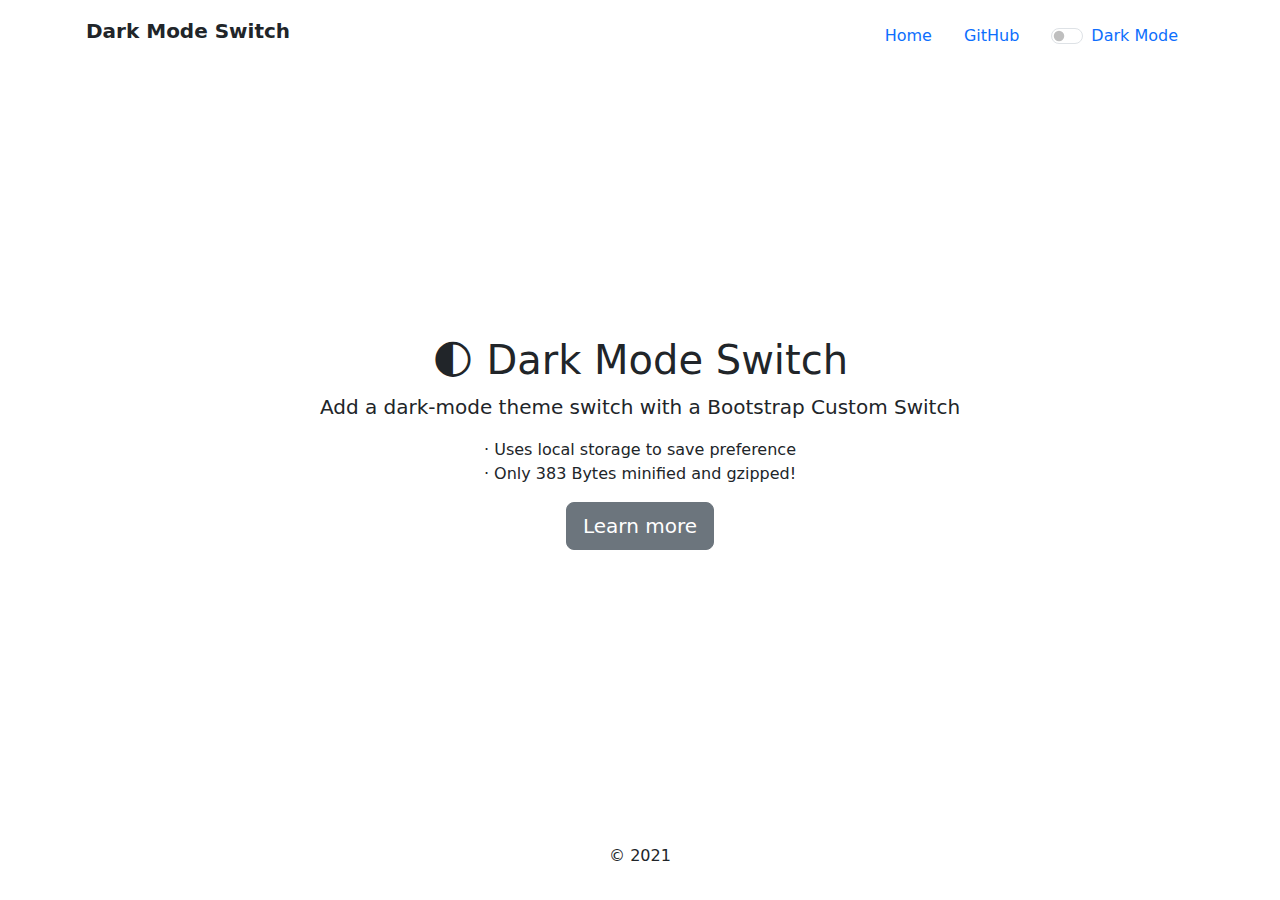
<file: assets/plugins/dark-mode-switch/index.html>
<!doctype html>
<html lang="en" class="h-100">

<head>
  <meta charset="utf-8">
  <meta http-equiv="x-ua-compatible" content="ie=edge">
  <meta name="viewport" content="width=device-width, initial-scale=1">
  <title>Dark Mode Switch</title>
  <meta name="description" content="Add a dark-mode theme toggle with a Bootstrap Custom Switch">

  <link rel="icon"
    href="data:image/svg+xml,<svg xmlns=%22http://www.w3.org/2000/svg%22 viewBox=%220 0 100 100%22><text y=%22.9em%22 font-size=%2280%22>🌓</text></svg>">
  
  <meta property="og:site_name" content="GitHub">
  <meta property="og:image"
    content="https://repository-images.githubusercontent.com/194995309/38db8f80-9db7-11e9-998f-43f2a26d9e0b">
  <meta property="og:title" content="dark-mode-switch">
  <meta property="og:description" content="Add a dark-mode theme toggle with a Bootstrap Custom Switch">
  <meta property="og:url" content="https://coliff.github.io/dark-mode-switch/">
  <link rel="author" href="https://christianoliff.com/">
  <meta name="twitter:creator" content="@christianoliff">
  <meta name="monetization" content="$ilp.uphold.com/Epqzn3YGr2MB">

  <link rel="stylesheet" href="https://cdn.jsdelivr.net/npm/bootstrap@5/dist/css/bootstrap.min.css">

  <!-- IE 11 polyfill for CSS and Custom Properties -->
  <script
    nomodule>window.MSInputMethodContext && document.documentMode && document.write('<link rel="stylesheet" href="https://cdn.jsdelivr.net/npm/bootstrap-ie11@5/css/bootstrap-ie11.min.css"><script src="https://cdn.jsdelivr.net/npm/ie11-custom-properties@4/ie11CustomProperties.min.js"><\/script>');</script>

  <link rel="stylesheet" href="dark-mode.css">

</head>

<body class="bg-white text-center d-flex h-100">

  <div class="container d-flex p-3 mx-auto w-100 flex-column">
    <header class="mb-auto">
      <div class="float-md-start fw-bold fs-5">Dark Mode Switch</div>
      <nav class="nav justify-content-center float-md-end">
        <a class="nav-link active" href="https://coliff.github.io/dark-mode-switch/">Home</a>
        <a class="nav-link" href="https://github.com/coliff/dark-mode-switch" target="_blank">GitHub</a>
        <div class="nav-link">

          <div class="form-check form-switch">
            <input type="checkbox" class="form-check-input" id="darkSwitch">
            <label class="custom-control-label" for="darkSwitch">Dark Mode</label>
          </div>
          <script src="dark-mode-switch.min.js"></script>

        </div>
      </nav>
    </header>

    <main role="main">
      <h1>🌓 Dark Mode Switch</h1>
      <p class="lead">Add a dark-mode theme switch with a Bootstrap Custom Switch</p>
      <ul class="list-unstyled">
        <li>&middot; Uses local storage to save preference</li>
        <li>&middot; Only 383 Bytes minified and gzipped!</li>
      </ul>
      <p>
        <a href="https://github.com/coliff/dark-mode-switch" target="_blank" rel="noopener"
          class="btn btn-lg btn-secondary">
          Learn more
        </a>
      </p>
    </main>

    <footer class="mt-auto">
      <p>&copy; 2021</p>
    </footer>

  </div>
</body>

</html>
</file>
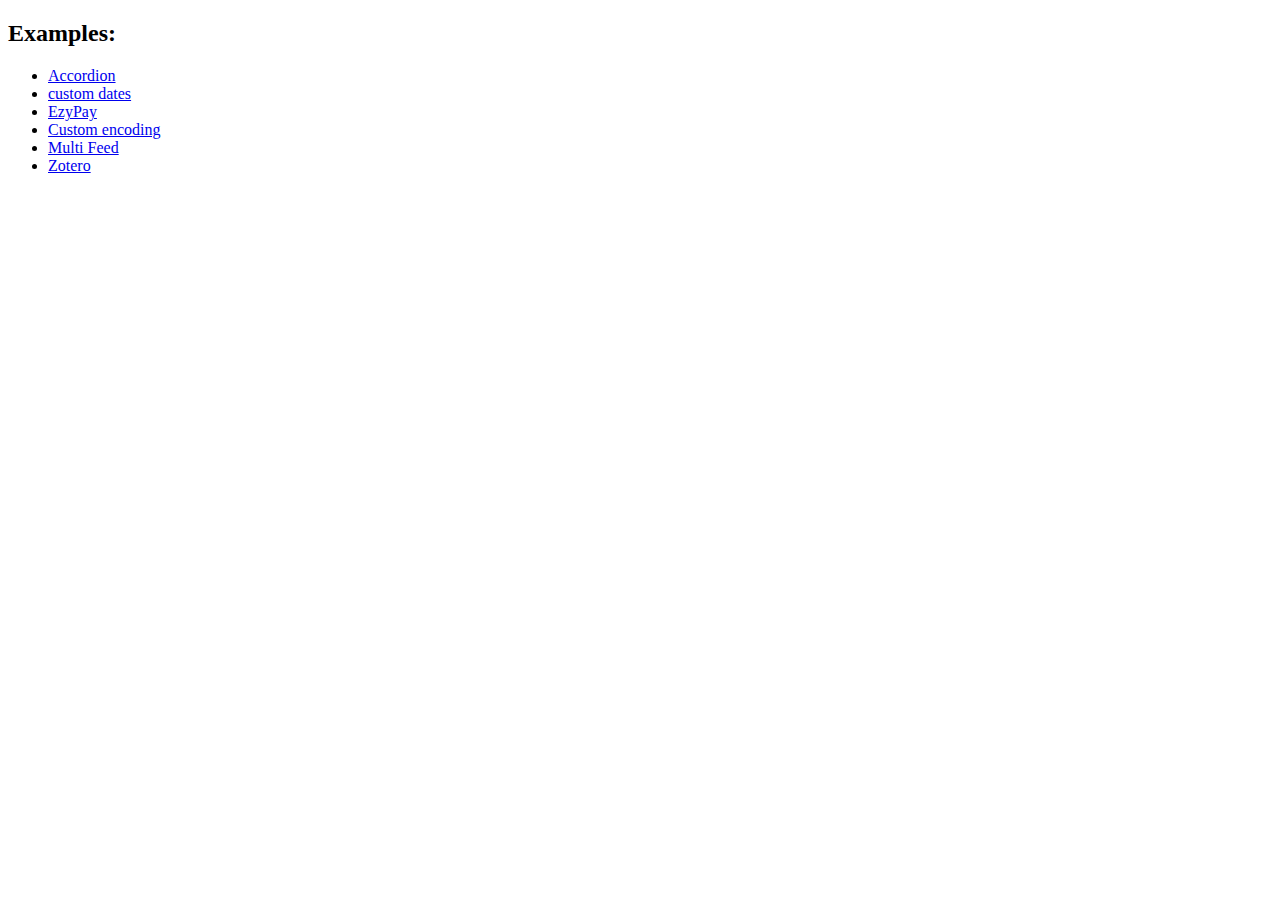
<file: assets/plugins/vanilla-rss/index.html>
<!DOCTYPE html>
<html>
  <head>
    <title>vanilla-rss</title>
  </head>
  <body>
    <div>
      <h2>Examples:</h2>
      <ul>
        <li><a href="examples/accordion.html">Accordion</a></li>
        <li><a href="examples/custom-dates.html">custom dates</a></li>
        <li><a href="examples/ezypay.html">EzyPay</a></li>
        <li><a href="examples/ISO-8859-1.html">Custom encoding</a></li>
        <li><a href="examples/multi-feed.html">Multi Feed</a></li>
        <li><a href="examples/zotero.html">Zotero</a></li>
      </ul>
    </div>
  </body>
</html>
</file>
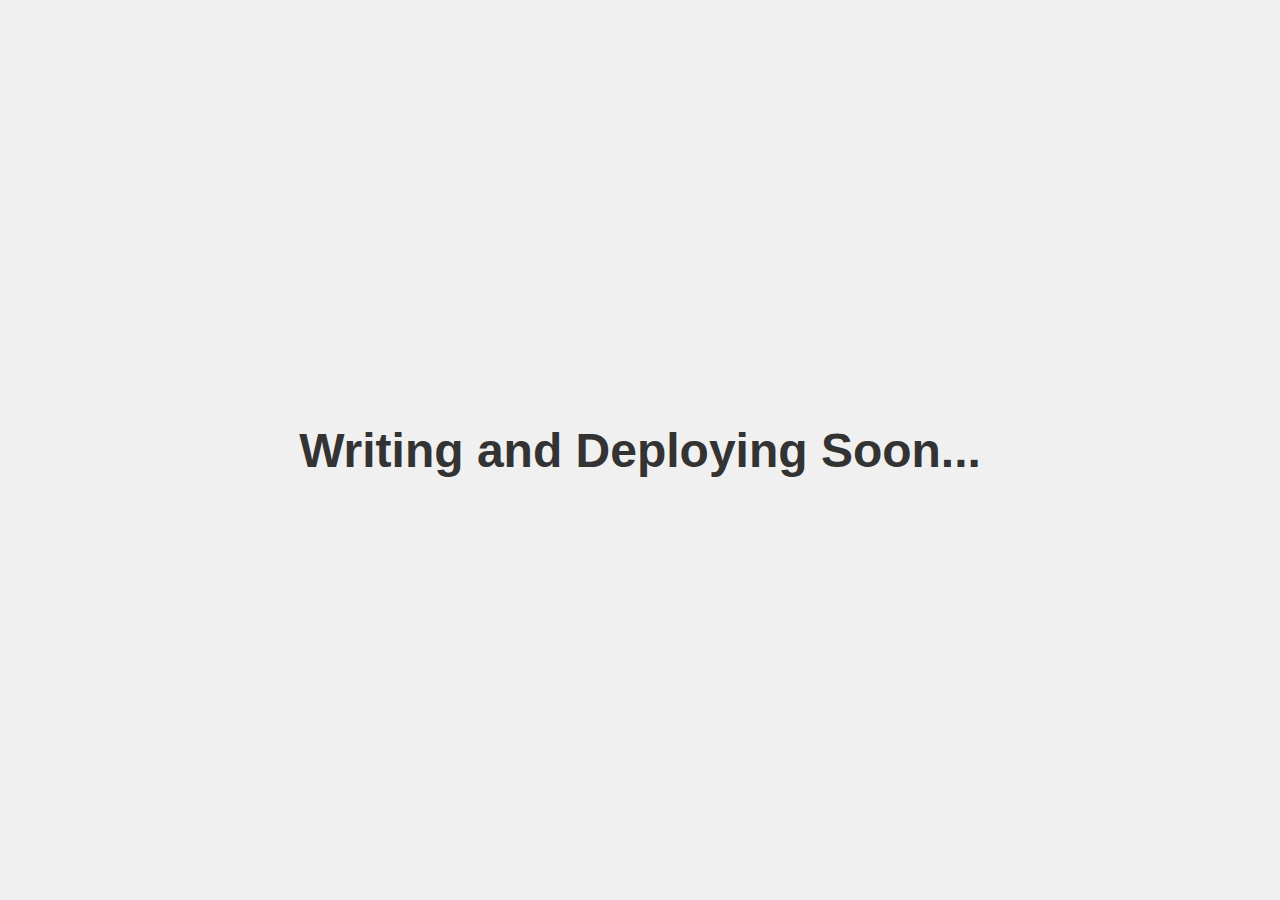
<file: deploying_soon.html>
<!DOCTYPE html>
<html lang="en">
<head>
    <meta charset="UTF-8">
    <meta name="viewport" content="width=device-width, initial-scale=1.0">
    <meta http-equiv="X-UA-Compatible" content="IE=edge">
    <title>Writing and Deploying Soon</title>
    <style>
        body {
            margin: 0;
            padding: 0;
            display: flex;
            justify-content: center;
            align-items: center;
            height: 100vh;
            background-color: #f0f0f0;
            font-family: Arial, sans-serif;
        }
        h1 {
            font-size: 3rem;
            color: #333;
        }
    </style>
</head>
<body>
    <h1>Writing and Deploying Soon...</h1>
</body>
</html>
</file>
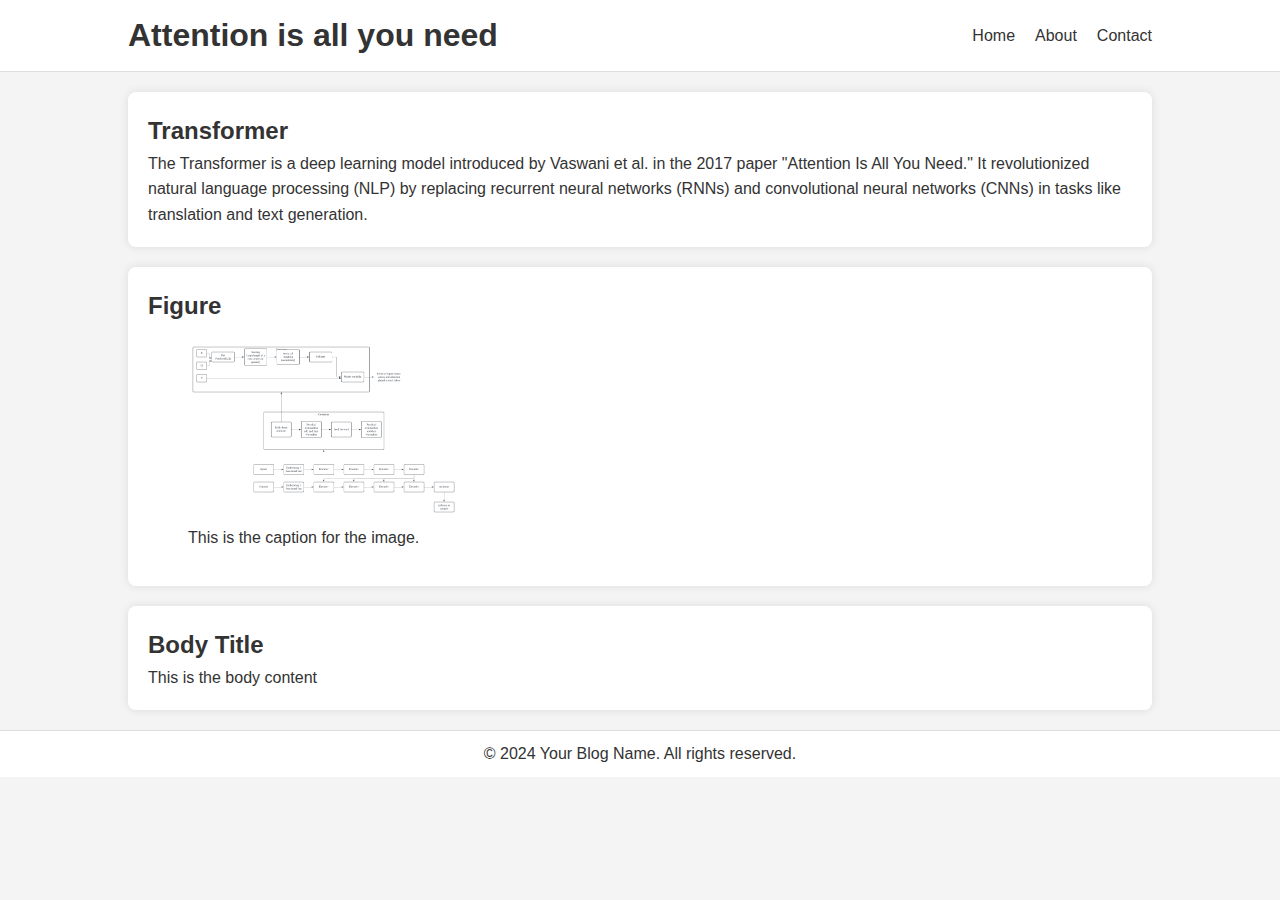
<file: transformer_blog.html>
<!DOCTYPE html>
<html lang="en">
<head>
    <meta charset="UTF-8">
    <meta name="viewport" content="width=device-width, initial-scale=1.0">
    <title>Transformers</title>
    <style>
        /* Reset some default styles */
        body, h1, h2, p {
            margin: 0;
            padding: 0;
        }

        /* Basic styling */
        body {
            font-family: Arial, sans-serif;
            line-height: 1.6;
            background-color: #f4f4f4;
            color: #333;
        }

        header {
            background: #fff;
            padding: 10px 0;
            border-bottom: 1px solid #ddd;
        }

        header .container {
            width: 80%;
            margin: 0 auto;
            display: flex;
            justify-content: space-between;
            align-items: center;
        }

        header h1 {
            margin: 0;
        }

        nav {
            display: flex;
        }

        nav a {
            margin-left: 20px;
            text-decoration: none;
            color: #333;
        }

        #menu-toggle {
            display: none;
        }

        main .container {
            width: 80%;
            margin: 20px auto;
        }

        article {
            background: #fff;
            padding: 20px;
            margin-bottom: 20px;
            border-radius: 8px;
            box-shadow: 0 0 10px rgba(0,0,0,0.1);
        }

        footer {
            background: #fff;
            padding: 10px 0;
            border-top: 1px solid #ddd;
            text-align: center;
        }

        @media (max-width: 768px) {
            #menu-toggle {
                display: block;
                background: #333;
                color: #fff;
                border: none;
                padding: 10px;
                cursor: pointer;
            }

            nav {
                display: none;
                flex-direction: column;
            }

            nav a {
                margin: 10px 0;
            }

            nav.active {
                display: flex;
            }
        }
    </style>
</head>
<body>
    <header>
        <div class="container">
            <h1>Attention is all you need</h1>
            <button id="menu-toggle">Menu</button>
            <nav id="main-nav">
                <a href="#">Home</a>
                <a href="#">About</a>
                <a href="#">Contact</a>
            </nav>
        </div>
    </header>
    
    <main>
        <div class="container">
            <article>
                <h2>Transformer</h2>
                <p>The Transformer is a deep learning model introduced by Vaswani et al. in the 2017 paper "Attention Is All You Need." 
                    It revolutionized natural language processing (NLP) by replacing recurrent neural networks (RNNs) and convolutional neural networks (CNNs) 
                    in tasks like translation and text generation.</p>
            </article>
            <article>
                <h2>Figure</h2>
                <figure>
                    <img src="assets/images/Transformer_architecture.png" alt="Description of the image" style="width: 30%;">
                    <figcaption>This is the caption for the image.</figcaption>
                </figure>
            </article>
            <article>
                <h2>Body Title</h2>
                <p>This is the body content</p>
            </article>
            <!-- Add more <article> elements as needed -->
        </div>
        
    </main>
    
    <footer>
        <div class="container">
            <p>&copy; 2024 Your Blog Name. All rights reserved.</p>
        </div>
    </footer>
    
    <script>
        document.getElementById('menu-toggle').addEventListener('click', function() {
            const nav = document.getElementById('main-nav');
            nav.classList.toggle('active');
        });
    </script>
</body>
</html>
</file>
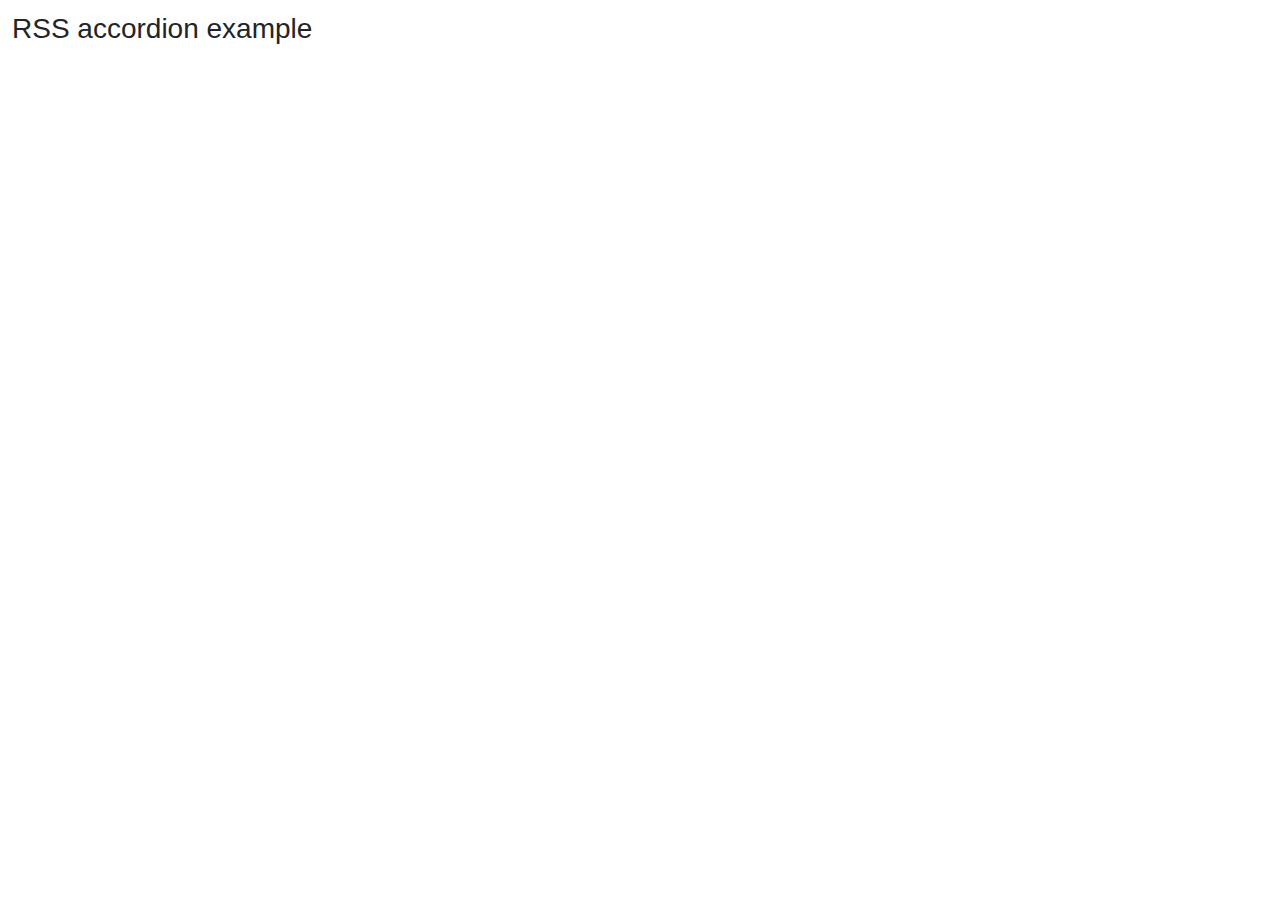
<file: assets/plugins/vanilla-rss/examples/accordion.html>
<!DOCTYPE html>
<html>
  <head>
    <title>RSS accordion example</title>

    <!-- Required meta tags -->
    <meta charset="utf-8" />
    <meta
      name="viewport"
      content="width=device-width, initial-scale=1, shrink-to-fit=no"
    />

    <!-- Bootstrap CSS -->
    <link
      rel="stylesheet"
      href="https://stackpath.bootstrapcdn.com/bootstrap/4.3.1/css/bootstrap.min.css"
    />

    <link rel="stylesheet" href="style.css" />
  </head>

  <body>
    <div>
      <h1>RSS accordion example</h1>
      <div id="rss-feeds"></div>
    </div>
    <script src="../dist/rss.global.min.js"></script>
    <script src="https://code.jquery.com/jquery-3.3.1.slim.min.js"></script>
    <script src="https://cdnjs.cloudflare.com/ajax/libs/popper.js/1.14.7/umd/popper.min.js"></script>
    <script src="https://stackpath.bootstrapcdn.com/bootstrap/4.3.1/js/bootstrap.min.js"></script>
    <script>
      window.onload = function() {
        const rss = new RSS(
          document.querySelector("#rss-feeds"),
          "https://partnernetwork.ebay.de/epn-blog?format=rss",
          {
            limit: 15,
            tokens: {
              showClass: (entry, tokens) => (tokens.index === 0 ? "show" : "")
            },
            layoutTemplate:
              '<div class="accordion" id="accordionExample">{entries}</div>',
            entryTemplate: `<div class="card">
              <div class="card-header" id="heading-{index}">
                <h2 class="mb-0">
                  <button class="btn btn-link" type="button" data-toggle="collapse" data-target="#collapse-{index}" aria-expanded="true" aria-controls="collapse-{index}">
                    {title}
                  </button>
                </h2>
              </div>
  
              <div id="collapse-{index}" class="collapse {showClass}" aria-labelledby="heading-{index}" data-parent="#accordionExample">
                <div class="card-body">
                  {bodyPlain}
                </div>
              </div>
            </div>`
          }
        );

        rss.render().then(() => console.log("cool"));
      };
    </script>
  </body>
</html>
</file>
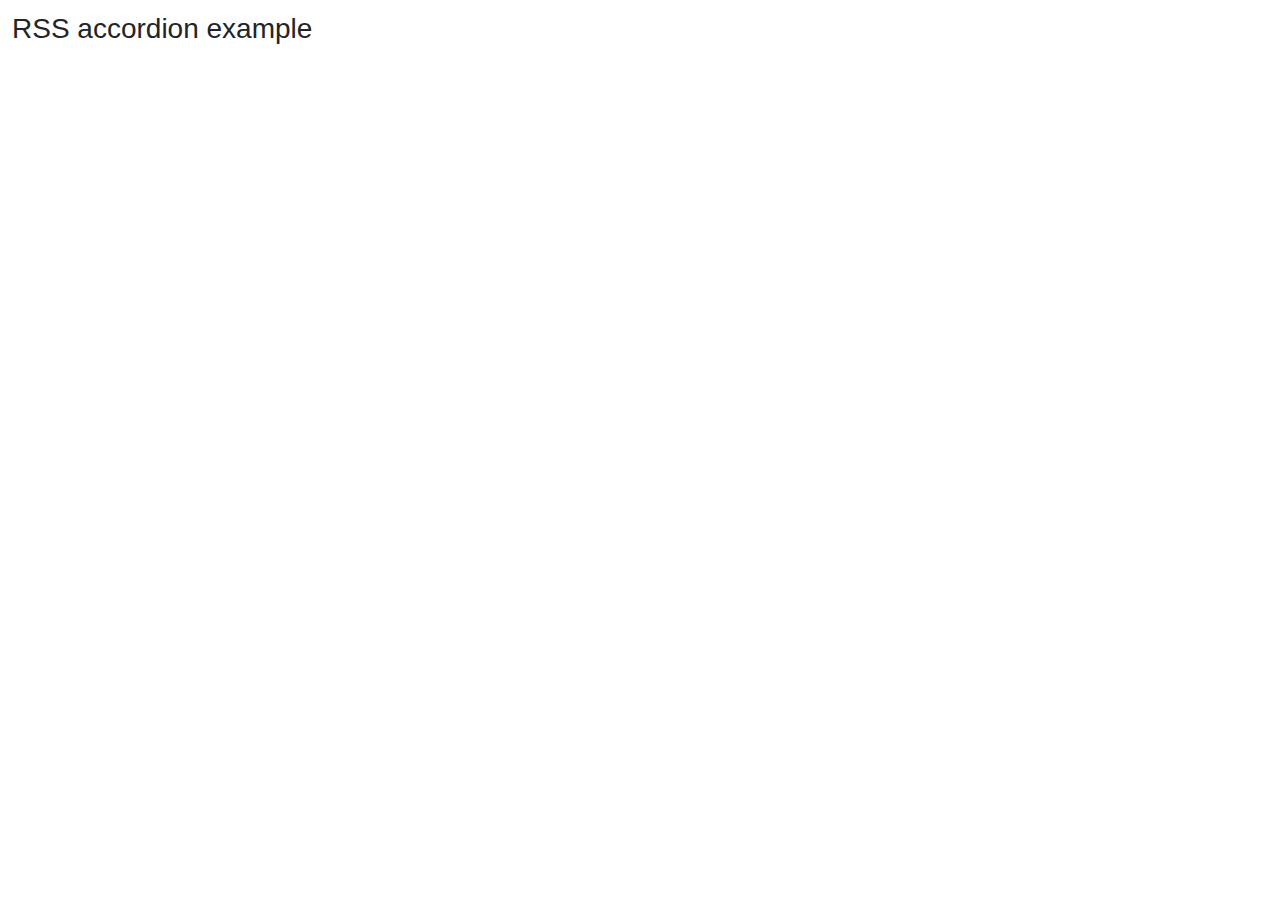
<file: assets/plugins/vanilla-rss/examples/ezypay.html>
<!DOCTYPE html>
<html>
  <head>
    <title>RSS ezypay example</title>

    <!-- Required meta tags -->
    <meta charset="utf-8" />
    <meta
      name="viewport"
      content="width=device-width, initial-scale=1, shrink-to-fit=no"
    />

    <!-- Bootstrap CSS -->
    <link
      rel="stylesheet"
      href="https://stackpath.bootstrapcdn.com/bootstrap/4.3.1/css/bootstrap.min.css"
    />

    <link rel="stylesheet" href="style.css" />
  </head>

  <body>
    <div>
      <h1>RSS accordion example</h1>
      <div id="rss-feeds"></div>
    </div>
    <script src="../dist/rss.global.min.js"></script>
    <script src="https://code.jquery.com/jquery-3.3.1.slim.min.js"></script>
    <script src="https://cdnjs.cloudflare.com/ajax/libs/popper.js/1.14.7/umd/popper.min.js"></script>
    <script src="https://stackpath.bootstrapcdn.com/bootstrap/4.3.1/js/bootstrap.min.js"></script>
    <script>
      window.onload = function() {
        const rss = new RSS(
          document.querySelector("#rss-feeds"),
          "http://www.ezypay.co.nz/feed",
          {
            limit: 15
          }
        );

        rss.render().then(() => console.log("cool"));
      };
    </script>
  </body>
</html>
</file>
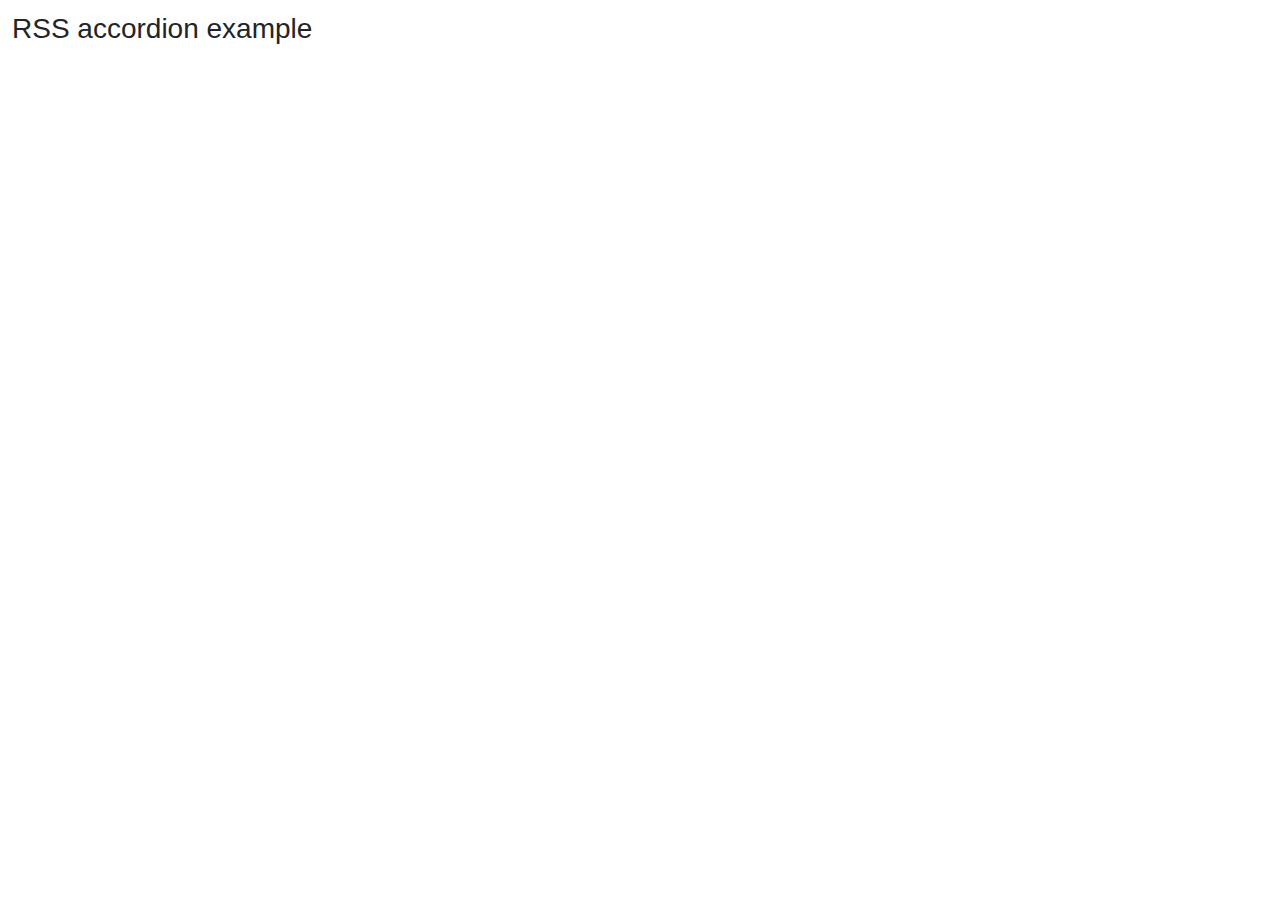
<file: assets/plugins/vanilla-rss/examples/ISO-8859-1.html>
<!DOCTYPE html>
<html>
  <head>
    <title>RSS accordion example</title>

    <!-- Required meta tags -->
    <meta charset="utf-8" />
    <meta
      name="viewport"
      content="width=device-width, initial-scale=1, shrink-to-fit=no"
    />

    <!-- Bootstrap CSS -->
    <link
      rel="stylesheet"
      href="https://stackpath.bootstrapcdn.com/bootstrap/4.3.1/css/bootstrap.min.css"
    />

    <link rel="stylesheet" href="style.css" />
  </head>

  <body>
    <div>
      <h1>RSS accordion example</h1>
      <div id="rss-feeds"></div>
    </div>
    <script src="../dist/rss.global.min.js"></script>
    <script src="https://code.jquery.com/jquery-3.3.1.slim.min.js"></script>
    <script src="https://cdnjs.cloudflare.com/ajax/libs/popper.js/1.14.7/umd/popper.min.js"></script>
    <script src="https://stackpath.bootstrapcdn.com/bootstrap/4.3.1/js/bootstrap.min.js"></script>
    <script>
      window.onload = function() {
        const rss = new RSS(
          document.querySelector("#rss-feeds"),
          "http://www.comicforum.de/external.php?type=rss2&forumids=36&lastpost=1",
          {
            encoding: "ISO-8859-1",
            limit: 15,
            tokens: {
              showClass: (entry, tokens) => (tokens.index === 0 ? "show" : "")
            },
            layoutTemplate:
              '<div class="accordion" id="accordionExample">{entries}</div>',
            entryTemplate: `<div class="card">
              <div class="card-header" id="heading-{index}">
                <h2 class="mb-0">
                  <button class="btn btn-link" type="button" data-toggle="collapse" data-target="#collapse-{index}" aria-expanded="true" aria-controls="collapse-{index}">
                    {title}
                  </button>
                </h2>
              </div>
  
              <div id="collapse-{index}" class="collapse {showClass}" aria-labelledby="heading-{index}" data-parent="#accordionExample">
                <div class="card-body">
                  {bodyPlain}
                </div>
              </div>
            </div>`
          }
        );

        rss.render().then(() => console.log("cool"));
      };
    </script>
  </body>
</html>
</file>
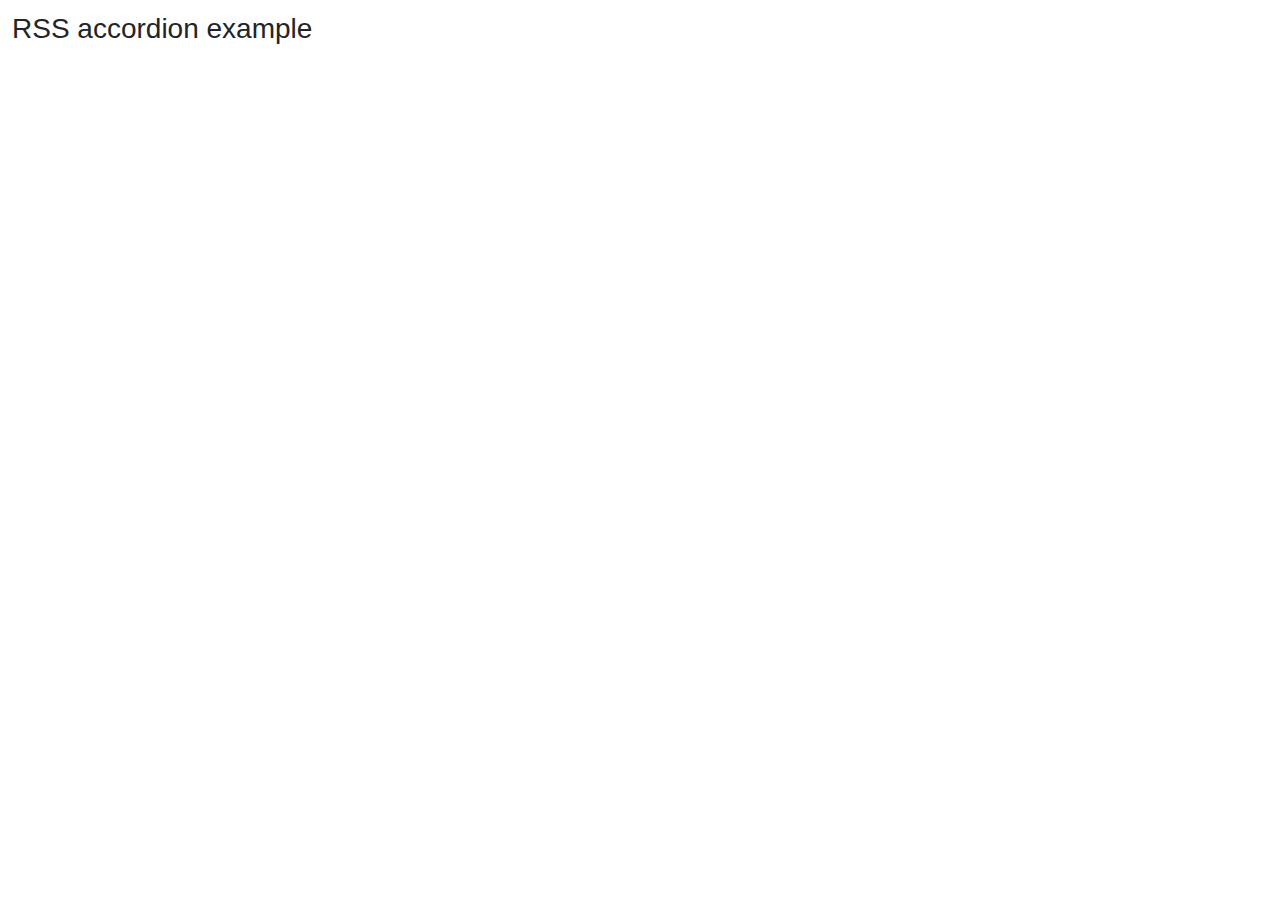
<file: assets/plugins/vanilla-rss/examples/multi-feed.html>
<!DOCTYPE html>
<html>
  <head>
    <title>RSS accordion example</title>

    <!-- Required meta tags -->
    <meta charset="utf-8" />
    <meta
      name="viewport"
      content="width=device-width, initial-scale=1, shrink-to-fit=no"
    />

    <!-- Bootstrap CSS -->
    <link
      rel="stylesheet"
      href="https://stackpath.bootstrapcdn.com/bootstrap/4.3.1/css/bootstrap.min.css"
    />

    <link rel="stylesheet" href="style.css" />
  </head>

  <body>
    <div>
      <h1>RSS accordion example</h1>
      <div id="rss-feeds"></div>
    </div>
    <script src="../dist/rss.global.min.js"></script>
    <script src="https://code.jquery.com/jquery-3.3.1.slim.min.js"></script>
    <script src="https://cdnjs.cloudflare.com/ajax/libs/popper.js/1.14.7/umd/popper.min.js"></script>
    <script src="https://stackpath.bootstrapcdn.com/bootstrap/4.3.1/js/bootstrap.min.js"></script>
    <script>
      window.onload = function() {
        const rss = new RSS(
          document.querySelector("#rss-feeds"),
          ["https://www.contentful.com/blog/feed.xml", "http://www.ebaytechblog.com/feed/"]
        );

        rss.render();
      };
    </script>
  </body>
</html>
</file>
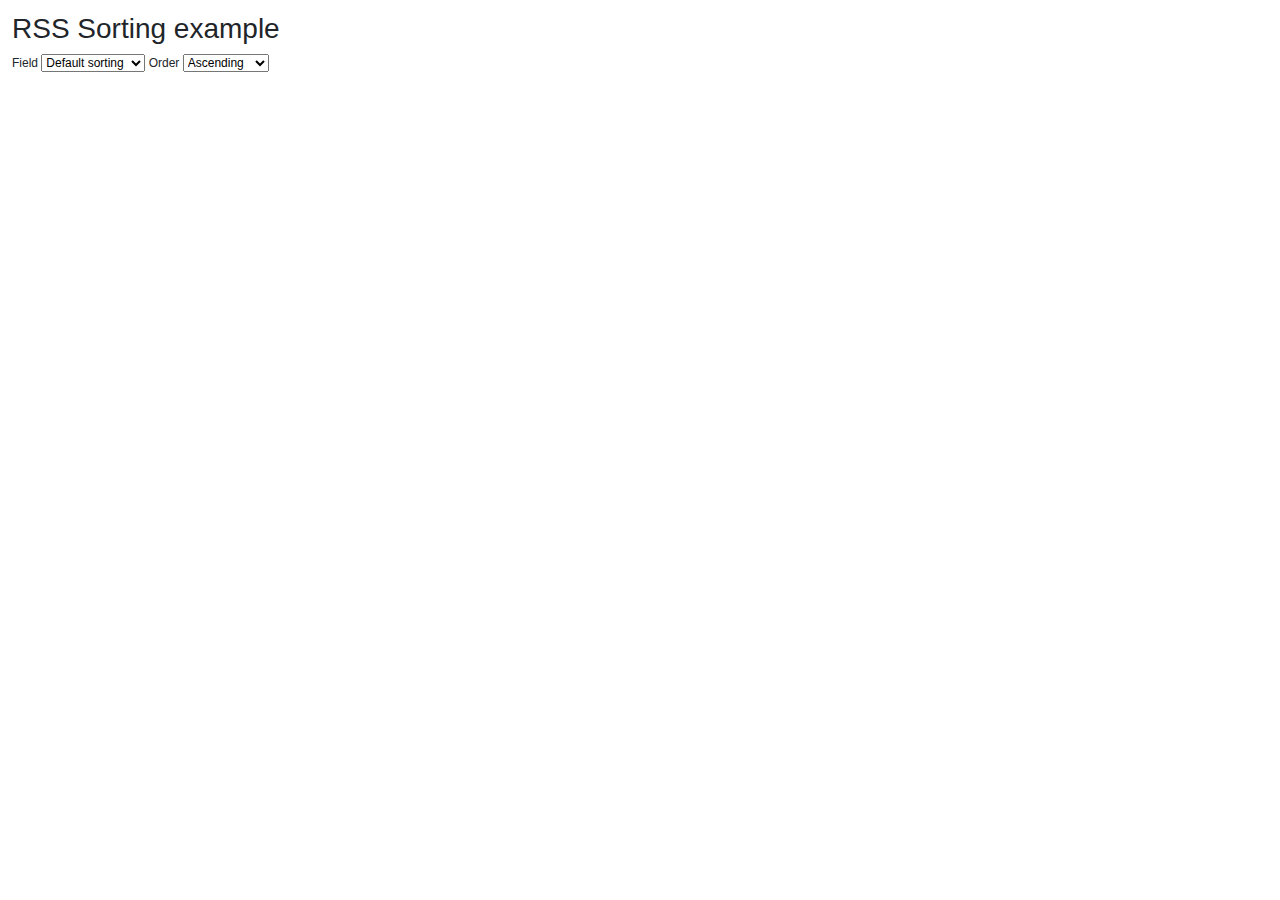
<file: assets/plugins/vanilla-rss/examples/sorting.html>
<!DOCTYPE html>
<html>
  <head>
    <title>RSS accordion example</title>

    <!-- Required meta tags -->
    <meta charset="utf-8" />
    <meta
      name="viewport"
      content="width=device-width, initial-scale=1, shrink-to-fit=no"
    />

    <!-- Bootstrap CSS -->
    <link
      rel="stylesheet"
      href="https://stackpath.bootstrapcdn.com/bootstrap/4.3.1/css/bootstrap.min.css"
    />

    <link rel="stylesheet" href="style.css" />
  </head>

  <body>
    <div>
      <h1>RSS Sorting example</h1>
      <form>
        <label>
          Field
          <select id="fieldSelect">
            <option value="">Default sorting</option>
            <option value="author">Author</option>
            <option value="publishedDate">Published Date</option>
            <option value="title">Title</option>
          </select>
        </label>

        <label>
          Order
          <select id="orderSelect">
            <option value="">Ascending</option>
            <option value="-">Descending</option>
          </select>
        </label>
      </form>
      <div id="rss-feeds"></div>
    </div>
    <script src="../dist/rss.global.min.js"></script>
    <script src="https://code.jquery.com/jquery-3.3.1.slim.min.js"></script>
    <script src="https://cdnjs.cloudflare.com/ajax/libs/popper.js/1.14.7/umd/popper.min.js"></script>
    <script src="https://stackpath.bootstrapcdn.com/bootstrap/4.3.1/js/bootstrap.min.js"></script>
    <script>
      function renderFeed() {
        const order = [
          document.querySelector("#orderSelect").value,
          document.querySelector("#fieldSelect").value
        ]
          .filter(function(e) {
            return !!e;
          })
          .join("");

        document.querySelector("#rss-feeds").innerHTML = "";
        new RSS(
          document.querySelector("#rss-feeds"),
          "http://www.ebaytechblog.com/feed",
          {
            order,
            limit: 15,
            entryTemplate:
              '<li>Author: {author}<br>Date: {date}<br> {title}<br>{shortBodyPlain}</li>'
          }
        ).render();
      }

      window.onload = function() {
        renderFeed();

        document
          .querySelectorAll("#fieldSelect,#orderSelect")
          .forEach(function(field) {
            field.addEventListener("change", renderFeed);
          });
      };
    </script>
  </body>
</html>
</file>
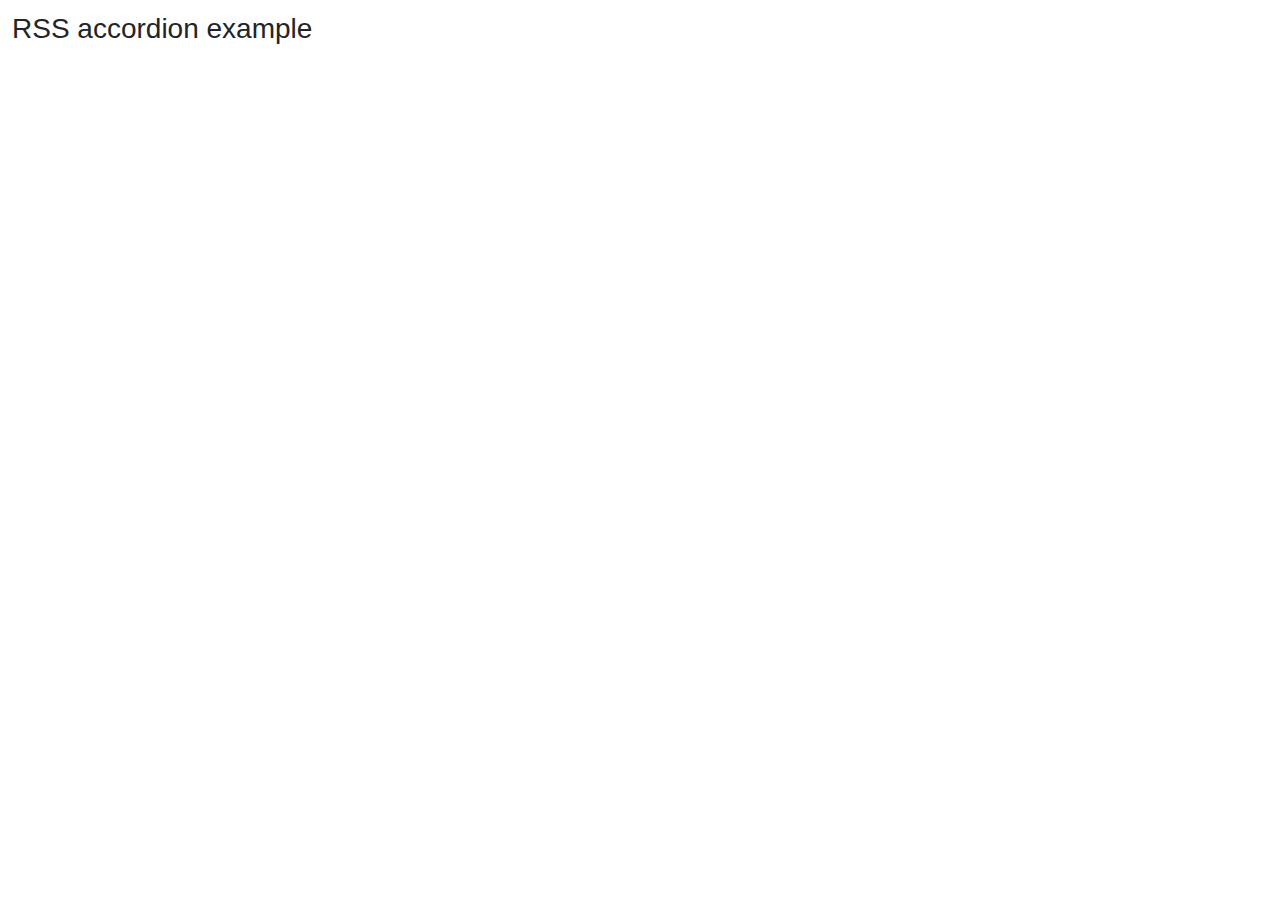
<file: assets/plugins/vanilla-rss/examples/zotero.html>
<!DOCTYPE html>
<html>
  <head>
    <title>RSS zotero example</title>

    <!-- Required meta tags -->
    <meta charset="utf-8" />
    <meta
      name="viewport"
      content="width=device-width, initial-scale=1, shrink-to-fit=no"
    />

    <!-- Bootstrap CSS -->
    <link
      rel="stylesheet"
      href="https://stackpath.bootstrapcdn.com/bootstrap/4.3.1/css/bootstrap.min.css"
    />

    <link rel="stylesheet" href="style.css" />
  </head>

  <body>
    <div>
      <h1>RSS accordion example</h1>
      <div id="rss-feeds"></div>
    </div>
    <script src="../dist/rss.global.min.js"></script>
    <script src="https://code.jquery.com/jquery-3.3.1.slim.min.js"></script>
    <script src="https://cdnjs.cloudflare.com/ajax/libs/popper.js/1.14.7/umd/popper.min.js"></script>
    <script src="https://stackpath.bootstrapcdn.com/bootstrap/4.3.1/js/bootstrap.min.js"></script>
    <script>
      window.onload = function() {
        const rss = new RSS(
          document.querySelector("#rss-feeds"),
          "https://api.zotero.org/groups/308781/items?format=atom",
          {
            entryTemplate:
              "<ul><li>Title: {title}</li><li>Author: {author}</li><li>Year: {year}</li></ul><br>",
            tokens: {
              year: function(entry, tokens) {
                return new Date(entry.publishedDate).getFullYear();
              }
            }
          }
        );
        rss.render().then(() => console.log("cool"));
      };
    </script>
  </body>
</html>
</file>
<file: assets/plugins/dark-mode-switch/dark-mode.css>
/*!
 * Dark Mode Switch v1.0.1 (https://github.com/coliff/dark-mode-switch)
 * Copyright 2021 C.Oliff
 * Licensed under MIT (https://github.com/coliff/dark-mode-switch/blob/main/LICENSE)
 */

[data-theme="dark"] {
  background-color: #111 !important;
  color: #eee;
}

[data-theme="dark"] .bg-black {
  background-color: #fff !important;
}

[data-theme="dark"] .bg-dark {
  background-color: #eee !important;
}

[data-theme="dark"] .bg-light {
  background-color: #222 !important;
}

[data-theme="dark"] .bg-white {
  background-color: #000 !important;
}
</file>
<file: assets/plugins/vanilla-rss/examples/style.css>
body {
  font-size: 12px;
  padding: 1em;
}

h1 {
  font-size: 1.75rem;
}

h2 {
  font-size: 1.25rem;
}

.card-header {
  padding: 0.5em;
}

.btn {
  text-align: left;
}
</file>
